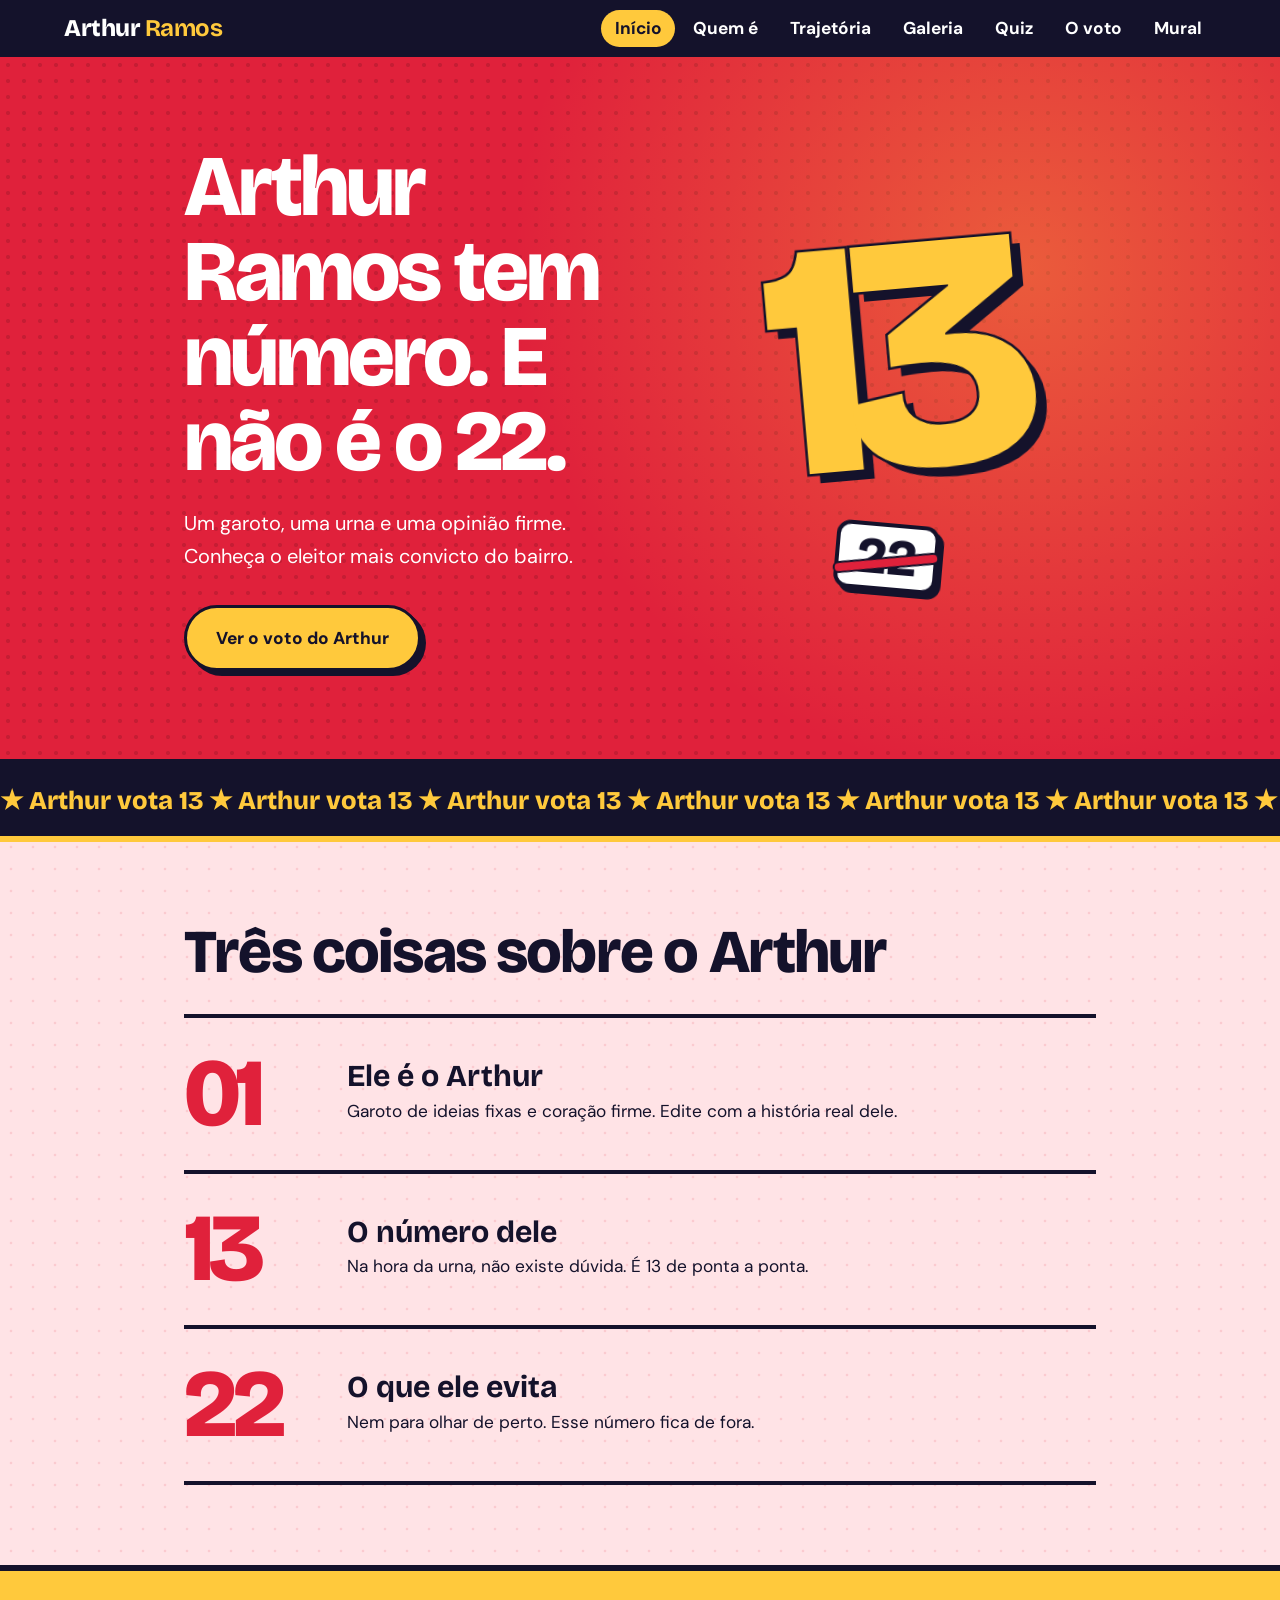
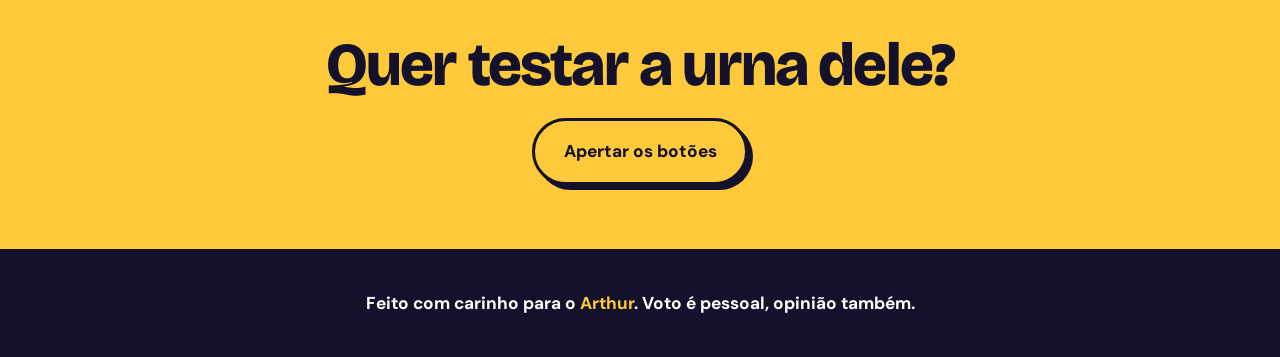
<file: index.html>
<!doctype html><html lang="pt-BR"><head><title>Arthur Ramos</title><meta charset="utf-8"><meta name="viewport" content="width=device-width,initial-scale=1"><link rel="preconnect" href="https://fonts.googleapis.com"><link href="https://fonts.googleapis.com/css2?family=Bricolage+Grotesque:wght@700;800&family=DM+Sans:wght@400;700&display=swap" rel="stylesheet"><link rel="stylesheet" href="style.css"></head><body>
<nav><a class="logo" href="index.html">Arthur <b>Ramos</b></a><ul><li><a class="l on" href="index.html">Início</a></li><li><a class="l" href="sobre.html">Quem é</a></li><li><a class="l" href="trajetoria.html">Trajetória</a></li><li><a class="l" href="galeria.html">Galeria</a></li><li><a class="l" href="quiz.html">Quiz</a></li><li><a class="l" href="voto.html">O voto</a></li><li><a class="l" href="mural.html">Mural</a></li></ul></nav>
<header class="hero"><div class="wrap"><div>
<h1>Arthur Ramos tem número. E não é o 22.</h1>
<p>Um garoto, uma urna e uma opinião firme. Conheça o eleitor mais convicto do bairro.</p>
<a class="btn" href="voto.html">Ver o voto do Arthur</a></div>
<div class="art"><span class="big" aria-label="Treze">13</span><span class="no" aria-label="22 riscado">22</span></div></div></header>
<div class="band" aria-hidden="true"><span>★ Arthur vota 13 ★ Arthur vota 13 ★ Arthur vota 13 ★ Arthur vota 13 ★ Arthur vota 13 ★ Arthur vota 13 ★ Arthur vota 13 ★ Arthur vota 13 </span><span>★ Arthur vota 13 ★ Arthur vota 13 ★ Arthur vota 13 ★ Arthur vota 13 ★ Arthur vota 13 ★ Arthur vota 13 ★ Arthur vota 13 ★ Arthur vota 13 </span></div>
<section><div class="wrap"><h2>Três coisas sobre o Arthur</h2>
<div class="row"><span class="num">01</span><div><h3>Ele é o Arthur</h3><p>Garoto de ideias fixas e coração firme. Edite com a história real dele.</p></div></div>
<div class="row"><span class="num">13</span><div><h3>O número dele</h3><p>Na hora da urna, não existe dúvida. É 13 de ponta a ponta.</p></div></div>
<div class="row"><span class="num">22</span><div><h3>O que ele evita</h3><p>Nem para olhar de perto. Esse número fica de fora.</p></div></div></div></section>
<div class="cta"><h2>Quer testar a urna dele?</h2><a class="btn" href="voto.html">Apertar os botões</a></div>
<footer>Feito com carinho para o <b>Arthur</b>. Voto é pessoal, opinião também.</footer></body></html>
</file>
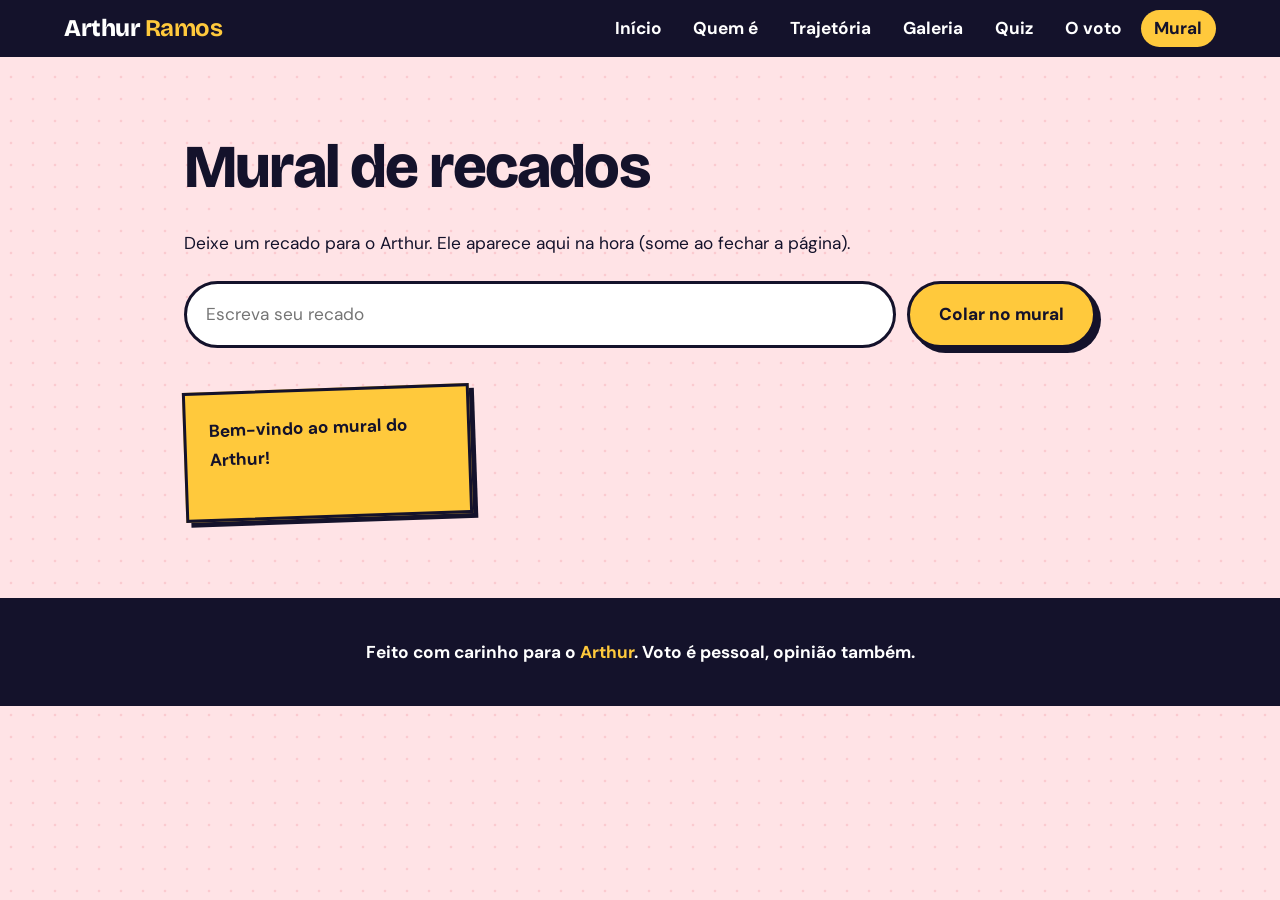
<file: mural.html>
<!doctype html><html lang="pt-BR"><head><title>Mural do Arthur</title><meta charset="utf-8"><meta name="viewport" content="width=device-width,initial-scale=1"><link rel="preconnect" href="https://fonts.googleapis.com"><link href="https://fonts.googleapis.com/css2?family=Bricolage+Grotesque:wght@700;800&family=DM+Sans:wght@400;700&display=swap" rel="stylesheet"><link rel="stylesheet" href="style.css"></head><body><nav><a class="logo" href="index.html">Arthur <b>Ramos</b></a><ul><li><a class="l" href="index.html">Início</a></li><li><a class="l" href="sobre.html">Quem é</a></li><li><a class="l" href="trajetoria.html">Trajetória</a></li><li><a class="l" href="galeria.html">Galeria</a></li><li><a class="l" href="quiz.html">Quiz</a></li><li><a class="l" href="voto.html">O voto</a></li><li><a class="l on" href="mural.html">Mural</a></li></ul></nav><section><div class="wrap"><h2>Mural de recados</h2><p>Deixe um recado para o Arthur. Ele aparece aqui na hora (some ao fechar a página).</p>
<form class="form" id="f"><input id="t" maxlength="120" placeholder="Escreva seu recado" aria-label="Recado"><button class="btn" type="submit">Colar no mural</button></form>
<div class="mural" id="m"><div class="nota">Bem-vindo ao mural do Arthur!</div></div></div></section><footer>Feito com carinho para o <b>Arthur</b>. Voto é pessoal, opinião também.</footer><script>
const f=document.getElementById("f"),t=document.getElementById("t"),m=document.getElementById("m");
f.onsubmit=e=>{e.preventDefault();const v=t.value.trim();if(!v)return;const d=document.createElement("div");d.className="nota";d.textContent=v;m.prepend(d);t.value=""}
</script></body></html>
</file>
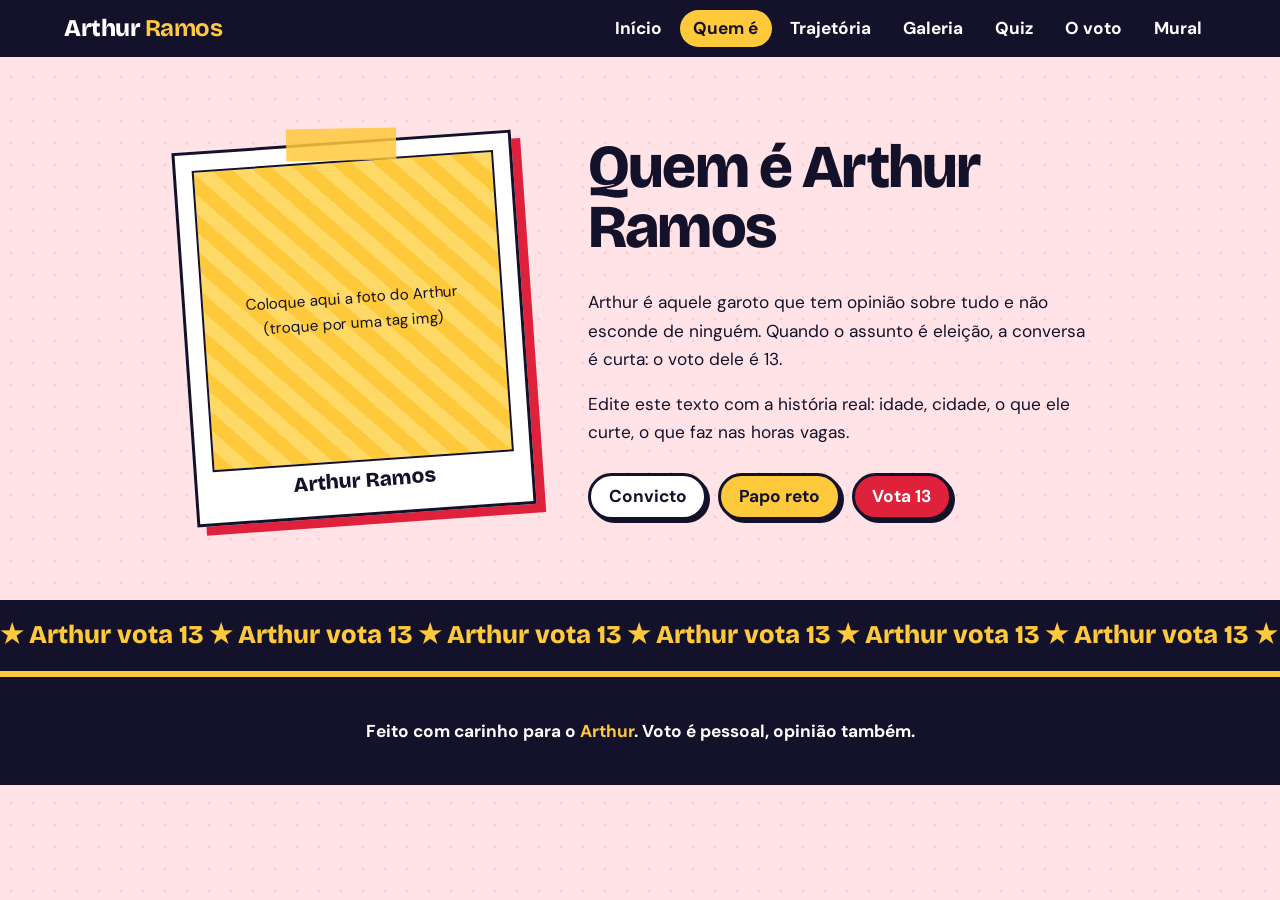
<file: sobre.html>
<!doctype html><html lang="pt-BR"><head><title>Quem é Arthur Ramos</title><meta charset="utf-8"><meta name="viewport" content="width=device-width,initial-scale=1"><link rel="preconnect" href="https://fonts.googleapis.com"><link href="https://fonts.googleapis.com/css2?family=Bricolage+Grotesque:wght@700;800&family=DM+Sans:wght@400;700&display=swap" rel="stylesheet"><link rel="stylesheet" href="style.css"></head><body>
<nav><a class="logo" href="index.html">Arthur <b>Ramos</b></a><ul><li><a class="l" href="index.html">Início</a></li><li><a class="l on" href="sobre.html">Quem é</a></li><li><a class="l" href="trajetoria.html">Trajetória</a></li><li><a class="l" href="galeria.html">Galeria</a></li><li><a class="l" href="quiz.html">Quiz</a></li><li><a class="l" href="voto.html">O voto</a></li><li><a class="l" href="mural.html">Mural</a></li></ul></nav>
<section><div class="wrap two"><div class="polaroid"><div class="photo">Coloque aqui a foto do Arthur<br>(troque por uma tag img)</div><p>Arthur Ramos</p></div>
<div><h2>Quem é Arthur Ramos</h2>
<p>Arthur é aquele garoto que tem opinião sobre tudo e não esconde de ninguém. Quando o assunto é eleição, a conversa é curta: o voto dele é 13.</p>
<p style="margin-top:1rem">Edite este texto com a história real: idade, cidade, o que ele curte, o que faz nas horas vagas.</p>
<div class="chips"><span class="chip">Convicto</span><span class="chip">Papo reto</span><span class="chip">Vota 13</span></div></div></div></section>
<div class="band" aria-hidden="true"><span>★ Arthur vota 13 ★ Arthur vota 13 ★ Arthur vota 13 ★ Arthur vota 13 ★ Arthur vota 13 ★ Arthur vota 13 ★ Arthur vota 13 ★ Arthur vota 13 </span><span>★ Arthur vota 13 ★ Arthur vota 13 ★ Arthur vota 13 ★ Arthur vota 13 ★ Arthur vota 13 ★ Arthur vota 13 ★ Arthur vota 13 ★ Arthur vota 13 </span></div>
<footer>Feito com carinho para o <b>Arthur</b>. Voto é pessoal, opinião também.</footer></body></html>
</file>
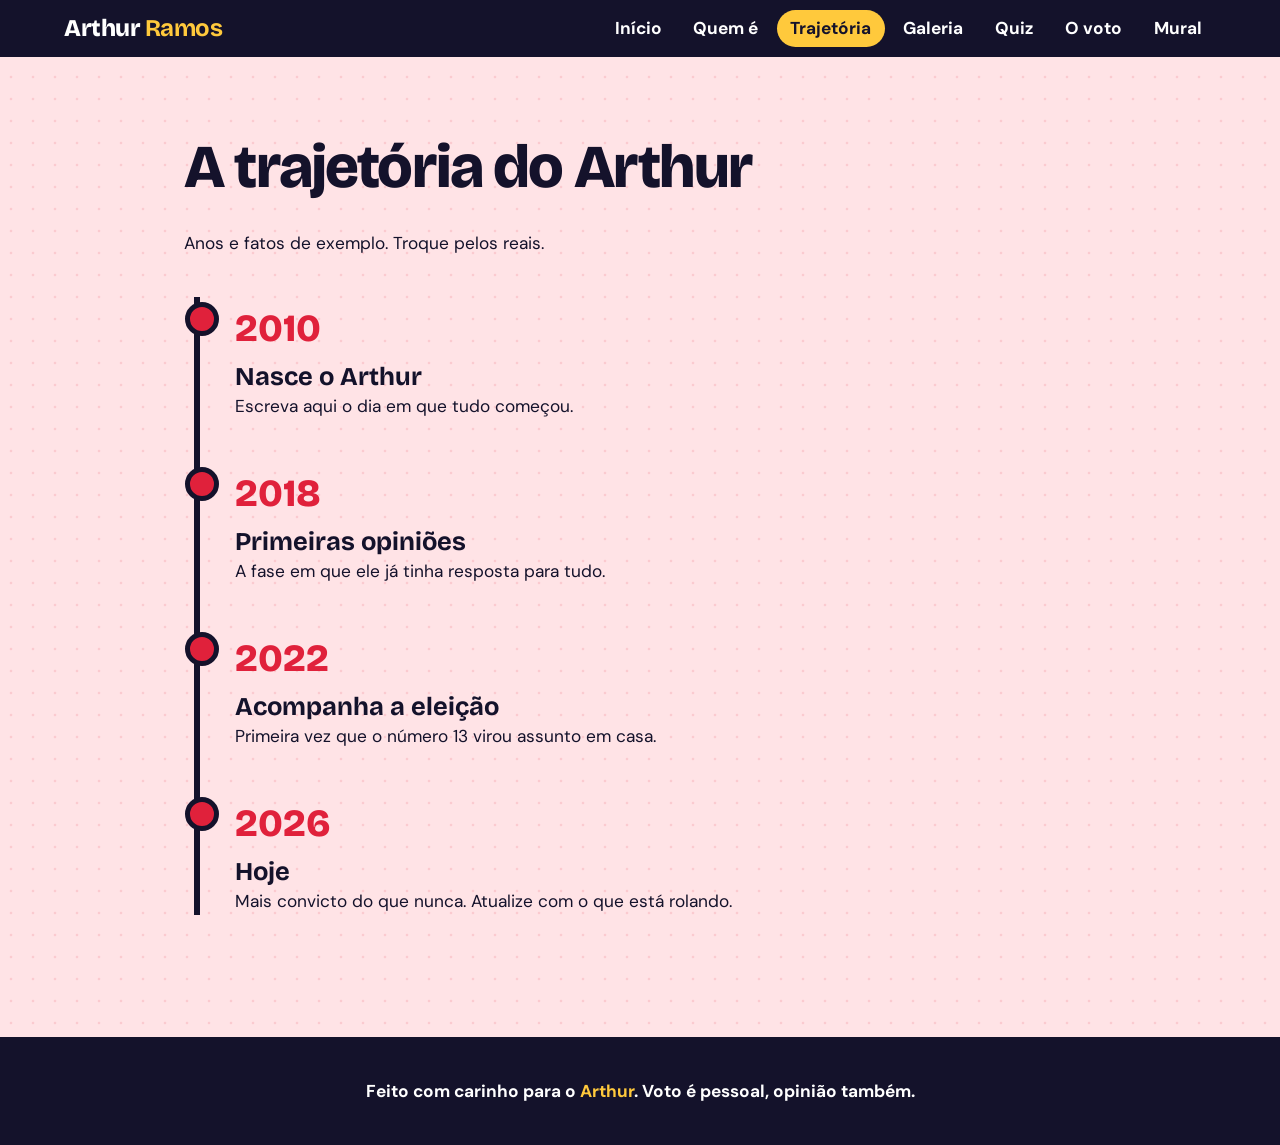
<file: trajetoria .html>
<!doctype html><html lang="pt-BR"><head><title>Trajetória do Arthur</title><meta charset="utf-8"><meta name="viewport" content="width=device-width,initial-scale=1"><link rel="preconnect" href="https://fonts.googleapis.com"><link href="https://fonts.googleapis.com/css2?family=Bricolage+Grotesque:wght@700;800&family=DM+Sans:wght@400;700&display=swap" rel="stylesheet"><link rel="stylesheet" href="style.css"></head><body><nav><a class="logo" href="index.html">Arthur <b>Ramos</b></a><ul><li><a class="l" href="index.html">Início</a></li><li><a class="l" href="sobre.html">Quem é</a></li><li><a class="l on" href="trajetoria.html">Trajetória</a></li><li><a class="l" href="galeria.html">Galeria</a></li><li><a class="l" href="quiz.html">Quiz</a></li><li><a class="l" href="voto.html">O voto</a></li><li><a class="l" href="mural.html">Mural</a></li></ul></nav><section><div class="wrap"><h2>A trajetória do Arthur</h2><p style="margin-bottom:2.5rem">Anos e fatos de exemplo. Troque pelos reais.</p><div class="tl"><div class="ev"><span class="ano">2010</span><h3>Nasce o Arthur</h3><p>Escreva aqui o dia em que tudo começou.</p></div><div class="ev"><span class="ano">2018</span><h3>Primeiras opiniões</h3><p>A fase em que ele já tinha resposta para tudo.</p></div><div class="ev"><span class="ano">2022</span><h3>Acompanha a eleição</h3><p>Primeira vez que o número 13 virou assunto em casa.</p></div><div class="ev"><span class="ano">2026</span><h3>Hoje</h3><p>Mais convicto do que nunca. Atualize com o que está rolando.</p></div></div></div></section><footer>Feito com carinho para o <b>Arthur</b>. Voto é pessoal, opinião também.</footer></body></html>
</file>
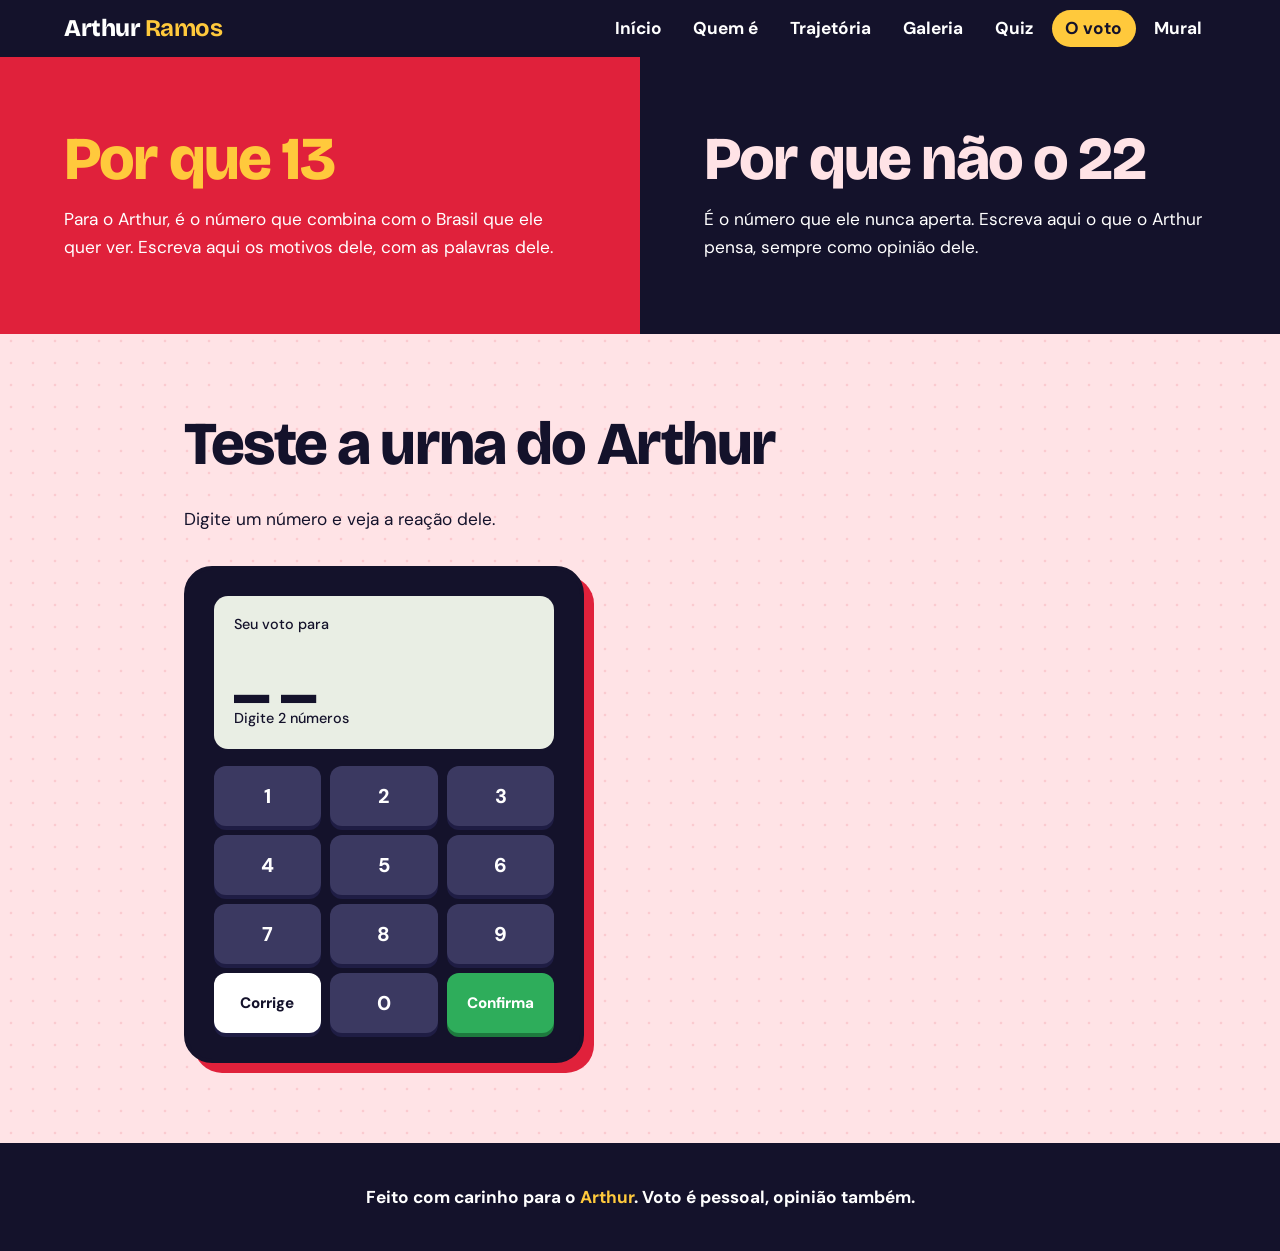
<file: voto.html>
<!doctype html><html lang="pt-BR"><head><title>O voto do Arthur</title><meta charset="utf-8"><meta name="viewport" content="width=device-width,initial-scale=1"><link rel="preconnect" href="https://fonts.googleapis.com"><link href="https://fonts.googleapis.com/css2?family=Bricolage+Grotesque:wght@700;800&family=DM+Sans:wght@400;700&display=swap" rel="stylesheet"><link rel="stylesheet" href="style.css"></head><body>
<nav><a class="logo" href="index.html">Arthur <b>Ramos</b></a><ul><li><a class="l" href="index.html">Início</a></li><li><a class="l" href="sobre.html">Quem é</a></li><li><a class="l" href="trajetoria.html">Trajetória</a></li><li><a class="l" href="galeria.html">Galeria</a></li><li><a class="l" href="quiz.html">Quiz</a></li><li><a class="l on" href="voto.html">O voto</a></li><li><a class="l" href="mural.html">Mural</a></li></ul></nav>
<div class="vs"><div class="y"><h2>Por que 13</h2><p>Para o Arthur, é o número que combina com o Brasil que ele quer ver. Escreva aqui os motivos dele, com as palavras dele.</p></div>
<div class="n"><h2>Por que não o 22</h2><p>É o número que ele nunca aperta. Escreva aqui o que o Arthur pensa, sempre como opinião dele.</p></div></div>
<section><div class="wrap"><h2>Teste a urna do Arthur</h2><p>Digite um número e veja a reação dele.</p>
<div class="urna"><div class="tela" aria-live="polite"><small>Seu voto para</small><span class="d" id="n">__</span><small id="msg">Digite 2 números</small></div>
<div class="keys" id="k"></div></div></div></section>
<footer>Feito com carinho para o <b>Arthur</b>. Voto é pessoal, opinião também.</footer>
<script>
let v="";const n=document.getElementById("n"),m=document.getElementById("msg"),k=document.getElementById("k");
function show(){n.textContent=(v+"__").slice(0,2);
if(v.length<2){m.textContent="Digite 2 números";return}
m.textContent=v==="13"?"Arthur aprova! Esse é o número dele.":v==="22"?"Arthur não aceita. Próximo.":"Hmm, esse não é o número do Arthur."}
[1,2,3,4,5,6,7,8,9].forEach(d=>add(d,String(d)));
add("Corrige","c",()=>{v="";show()});add(0,"0");add("Confirma","ok",()=>{m.textContent=v==="13"?"Voto confirmado: 13!":"Arthur pede: tente o 13."});
function add(t,c,f){const b=document.createElement("button");b.textContent=t;
if(isNaN(t))b.className=c;b.onclick=f||(()=>{if(v.length<2){v+=c;show()}});k.appendChild(b)}
</script></body></html>
</file>
<file: style.css>
:root{--red:#E0213B;--deep:#B3122B;--ink:#14122B;--pink:#FFE3E6;--sun:#FFC93C;--white:#fff}
*{box-sizing:border-box;margin:0}
html{scroll-behavior:smooth}
body{font-family:'DM Sans',system-ui,sans-serif;color:var(--ink);line-height:1.65;font-size:1.08rem;background:var(--pink) radial-gradient(rgba(224,33,59,.13) 1.5px,transparent 1.6px) 0 0/22px 22px}
h1,h2,h3,.logo,.big,.no,.num{font-family:'Bricolage Grotesque','DM Sans',system-ui,sans-serif;line-height:.98}
a{color:inherit}
:focus-visible{outline:3px solid var(--sun);outline-offset:3px}
nav{display:flex;justify-content:space-between;align-items:center;padding:.9rem 5vw;background:var(--ink);color:var(--white);position:sticky;top:0;z-index:9;flex-wrap:wrap;gap:.6rem}
.logo{font-weight:800;font-size:1.5rem;text-decoration:none;letter-spacing:-.02em}
.logo b{color:var(--sun)}
nav ul{display:flex;gap:.3rem;list-style:none;padding:0}
nav a.l{text-decoration:none;font-weight:700;padding:.45rem 1.1rem;border-radius:99px;transition:.2s}
nav a.l:hover{background:rgba(255,255,255,.14)}
nav a.on{background:var(--sun);color:var(--ink)}
.wrap{max-width:1040px;margin:auto;padding:0 5vw}
.hero{background:var(--red);color:var(--white);position:relative;overflow:hidden;border-bottom:6px solid var(--ink)}
.hero::before{content:"";position:absolute;inset:0;background:radial-gradient(circle at 80% 30%,rgba(255,201,60,.35),transparent 45%),radial-gradient(rgba(0,0,0,.12) 2px,transparent 2.2px) 0 0/16px 16px}
.hero .wrap{display:grid;grid-template-columns:1.05fr .95fr;gap:2rem;align-items:center;min-height:78vh;padding-top:3rem;padding-bottom:3rem;position:relative}
h1{font-size:clamp(2.8rem,7vw,5.4rem);font-weight:800;letter-spacing:-.035em}
.hero p{max-width:32ch;margin:1.4rem 0 2rem;font-size:1.25rem}
.art{text-align:center;position:relative}
.big{display:block;font-weight:800;font-size:clamp(10rem,30vw,21rem);line-height:.78;color:var(--sun);letter-spacing:-.07em;-webkit-text-stroke:5px var(--ink);paint-order:stroke fill;text-shadow:10px 10px 0 var(--ink);transform:rotate(-5deg);animation:pop .9s cubic-bezier(.2,1.4,.4,1) both}
@keyframes pop{from{transform:rotate(-14deg) scale(.6);opacity:0}}
.no{position:relative;display:inline-block;font-weight:800;font-size:3.2rem;background:var(--white);color:var(--ink);padding:.3rem 1.1rem;border:4px solid var(--ink);border-radius:14px;transform:rotate(5deg);margin-top:2.2rem;box-shadow:5px 5px 0 var(--ink)}
.no::after{content:"";position:absolute;left:-6%;right:-6%;top:50%;height:8px;background:var(--red);border:2px solid var(--ink);transform:rotate(-10deg);border-radius:6px}
.btn{display:inline-block;background:var(--sun);color:var(--ink);padding:1rem 1.8rem;border-radius:99px;font-weight:800;text-decoration:none;border:3px solid var(--ink);box-shadow:5px 5px 0 var(--ink);transition:.15s;font:inherit;font-weight:800;cursor:pointer}
.btn:hover{transform:translate(-2px,-2px);box-shadow:8px 8px 0 var(--ink)}
.band{background:var(--ink);color:var(--sun);overflow:hidden;white-space:nowrap;padding:.9rem 0;font-family:'Bricolage Grotesque',sans-serif;font-weight:800;font-size:1.6rem;border-bottom:6px solid var(--sun)}
.band span{display:inline-block;animation:run 22s linear infinite;padding-right:2rem}
@keyframes run{to{transform:translateX(-50%)}}
section{padding:5rem 0}
h2{font-size:clamp(2.2rem,5.5vw,3.8rem);font-weight:800;letter-spacing:-.03em;margin-bottom:2rem}
.row{display:grid;grid-template-columns:auto 1fr;gap:2rem;align-items:center;padding:1.8rem 0;border-top:4px solid var(--ink)}
.row:last-child{border-bottom:4px solid var(--ink)}
.num{font-weight:800;font-size:clamp(3.5rem,9vw,6rem);color:var(--red);min-width:2.3ch;letter-spacing:-.05em}
.row h3{font-size:1.9rem;margin-bottom:.3rem}
.cta{background:var(--sun);border-top:6px solid var(--ink);text-align:center;padding:4rem 5vw}
.cta h2{margin-bottom:1.5rem}
.two{display:grid;grid-template-columns:minmax(0,340px) 1fr;gap:4rem;align-items:center}
.polaroid{background:var(--white);padding:1rem 1rem 3.2rem;border:3px solid var(--ink);box-shadow:9px 9px 0 var(--red);transform:rotate(-4deg);position:relative}
.polaroid::before{content:"";position:absolute;top:-16px;left:50%;width:110px;height:32px;background:rgba(255,201,60,.85);transform:translateX(-50%) rotate(3deg)}
.photo{aspect-ratio:1;background:repeating-linear-gradient(45deg,var(--sun) 0 14px,#ffd966 14px 28px);display:grid;place-items:center;text-align:center;font-size:.95rem;padding:1rem;border:2px solid var(--ink)}
.polaroid p{position:absolute;bottom:.9rem;left:0;right:0;text-align:center;font-family:'Bricolage Grotesque',sans-serif;font-weight:800;font-size:1.3rem}
.chips{display:flex;flex-wrap:wrap;gap:.7rem;margin-top:1.6rem}
.chip{border:3px solid var(--ink);border-radius:99px;padding:.4rem 1.1rem;font-weight:700;background:var(--white);box-shadow:3px 3px 0 var(--ink)}
.chip:nth-child(2){background:var(--sun)}.chip:nth-child(3){background:var(--red);color:var(--white)}
.vs{display:grid;grid-template-columns:1fr 1fr}
.vs>div{padding:4.5rem 5vw;display:flex;flex-direction:column;gap:1rem}
.vs h2{margin:0}.vs .y{background:var(--red);color:var(--white)}.vs .n{background:var(--ink);color:var(--white)}
.vs .y h2{color:var(--sun)}.vs .n h2{color:var(--pink)}
.urna{background:var(--ink);color:var(--white);border-radius:28px;padding:1.6rem;max-width:400px;margin:2rem 0 0;border:4px solid var(--ink);box-shadow:10px 10px 0 var(--red)}
.tela{background:#E9EEE4;color:var(--ink);border-radius:14px;padding:1.1rem 1.3rem;min-height:140px;font-weight:700}
.tela .d{font-family:'Bricolage Grotesque',sans-serif;font-size:4rem;letter-spacing:.18em;display:block;line-height:1.1}
.tela small{display:block;font-weight:500}
.keys{display:grid;grid-template-columns:repeat(3,1fr);gap:.55rem;margin-top:1.1rem}
.keys button{padding:.85rem;border-radius:12px;border:0;font:inherit;font-weight:800;font-size:1.25rem;cursor:pointer;background:#3b3961;color:var(--white);box-shadow:0 4px 0 #1f1d44;transition:.1s}
.keys button:active{transform:translateY(3px);box-shadow:0 1px 0 #1f1d44}
.keys .c{background:var(--white);color:var(--ink);font-size:.95rem}.keys .ok{background:#2EAD5B;box-shadow:0 4px 0 #1d7a3e;font-size:.95rem}
footer{background:var(--ink);color:var(--white);padding:2.5rem 5vw;text-align:center;font-weight:700}
footer b{color:var(--sun)}
@media(max-width:780px){.hero .wrap,.two,.vs{grid-template-columns:1fr}.hero .wrap{min-height:auto}.two{gap:3rem}}
@media(prefers-reduced-motion:reduce){*{animation:none!important;transition:none!important}}
nav a.l{padding:.45rem .85rem}
.tl{position:relative;padding-left:2.2rem;border-left:6px solid var(--ink);margin-left:.6rem}
.ev{position:relative;margin-bottom:2.6rem}
.ev::before{content:"";position:absolute;left:calc(-2.2rem - 15px);top:.3rem;width:24px;height:24px;border-radius:50%;background:var(--red);border:5px solid var(--ink)}
.ev .ano{font-family:'Bricolage Grotesque',sans-serif;font-weight:800;font-size:2.4rem;color:var(--red)}
.ev h3{font-size:1.6rem;margin:.2rem 0}
.gal{display:grid;grid-template-columns:repeat(auto-fit,minmax(220px,1fr));gap:2.4rem;padding:1rem 0}
.gal .polaroid{transform:rotate(-3deg)}
.gal .polaroid:nth-child(even){transform:rotate(3deg);box-shadow:9px 9px 0 var(--ink)}
.gal .polaroid:nth-child(3n){box-shadow:9px 9px 0 var(--sun)}
.quiz{background:var(--white);border:4px solid var(--ink);border-radius:28px;padding:2rem;box-shadow:10px 10px 0 var(--red);max-width:640px}
.quiz h3{font-size:1.8rem;margin-bottom:1.2rem}
.opt{display:block;width:100%;text-align:left;margin:.6rem 0;padding:.9rem 1.2rem;border:3px solid var(--ink);border-radius:14px;background:var(--pink);font:inherit;font-weight:700;cursor:pointer;transition:.12s}
.opt:hover{background:var(--sun);transform:translateX(4px)}
.opt.ok{background:#2EAD5B;color:var(--white)}.opt.bad{background:var(--red);color:var(--white)}
.prog{font-weight:700;margin-bottom:.8rem;color:var(--red)}
.form{display:flex;gap:.7rem;flex-wrap:wrap;margin:1.5rem 0 2.5rem}
.form input{flex:1;min-width:200px;padding:.9rem 1.2rem;border:3px solid var(--ink);border-radius:99px;font:inherit}
.mural{display:grid;grid-template-columns:repeat(auto-fill,minmax(210px,1fr));gap:1.6rem}
.nota{padding:1.4rem;background:var(--sun);border:3px solid var(--ink);box-shadow:5px 5px 0 var(--ink);transform:rotate(-2deg);font-weight:700;min-height:130px;word-break:break-word}
.nota:nth-child(even){background:var(--white);transform:rotate(2.5deg)}
.nota:nth-child(3n){background:var(--red);color:var(--white)}
@media(max-width:780px){.tl{padding-left:1.6rem}.ev::before{left:calc(-1.6rem - 15px)}}
</file>
